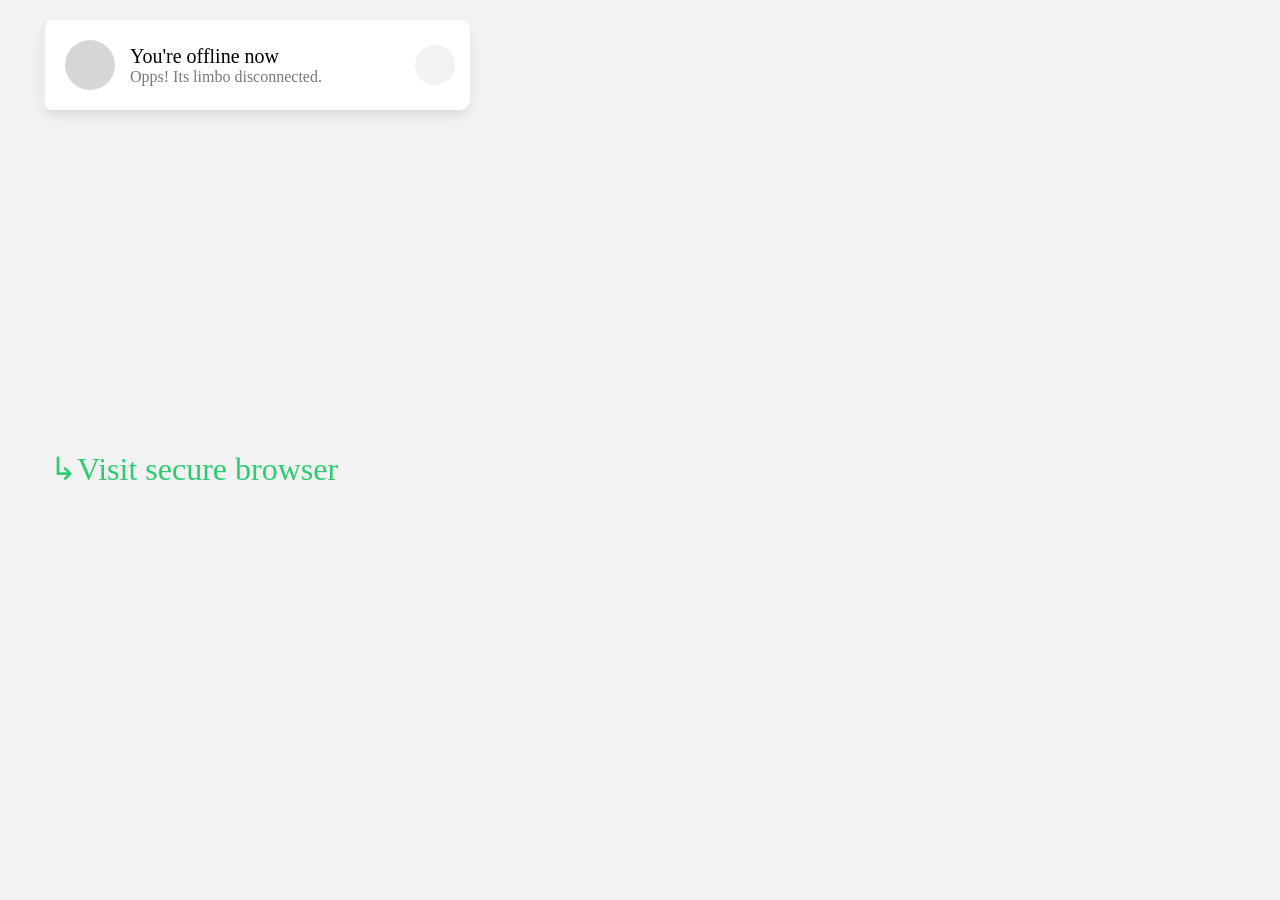
<file: index-i.html>
<!DOCTYPE html>
<html lang="en">
<head>
    <meta charset="UTF-8">
    <meta name="description" content="https://nim.connect.com/nimvus">
    <meta name="viewport" content="width=device-width, initial-scale=1.0">
    <link rel="stylesheet" href="https://unicons.iconscout.com/release/v3.0.6/css/line.css">
    <link rel="icon" type="image/x-icon" href="./images/favicon.jpg">
    <link rel="stylesheet" href="i-style.css">
    <title>⪔ Connection|secured|#/nimvus</title>
</head>
<body>
    <div class="wrapper">
        <div class="toast">
           <div class="content">
            <div class="icon"><i class="uil uil-wifi"></i></div>
            <div class="details">
                <span>You're online now</span>
                <p>Hurray! Internet is connected.</p>
            </div>
           </div>
           <div class="close-icon" id="com"><i class="uil uil-times"></i></div> 
        </div>
    </div>
    <div class="https">
        <p><a href="https://nimvus.github.io/secured/">↳Visit secure browser</a></p>
    </div>
    <script src="./i-script.js"></script>
</body>
</html>
</file>
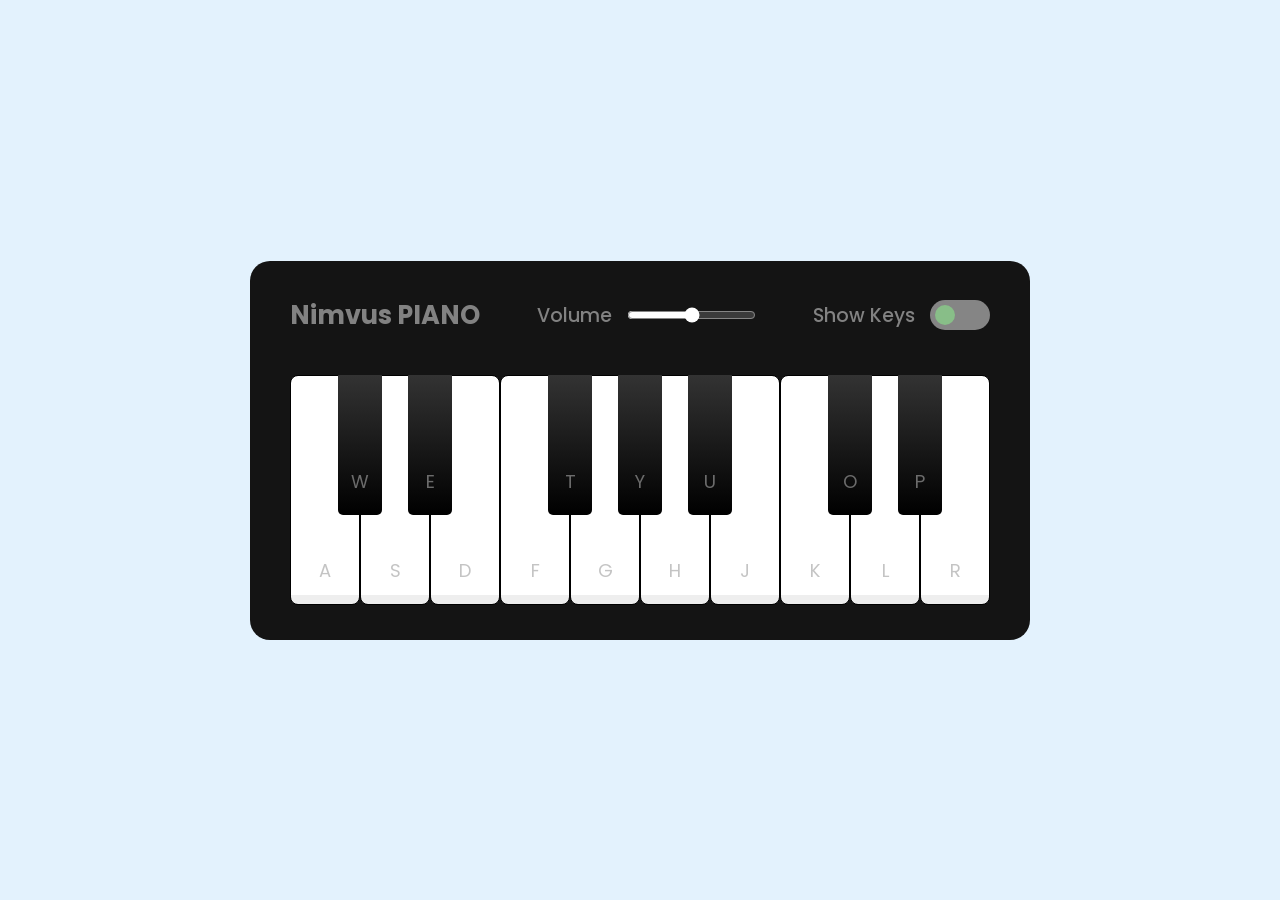
<file: piano.html>
<!DOCTYPE html>
<html lang="en" dir="ltr">
<head>
    <meta charset="UTF-8">
    <meta name="viewport" content="width=device-width, initial-scale=1.0">
    <link rel="icon" type="image/x-icon" href="./images/favicon.jpg">
    <link rel="stylesheet" href="p-style.css">
    <script src="p-script.js" defer></script>
    <title>Playable Piano</title>
</head>
<body>
    <div class="wrapper">
        <header>
        <h2>Nimvus PIANO</h2>
        <div class="column volume-slider">
            <span>Volume</span> <input type="range" min="0" max="1" value="0.5" step="any">
        </div>
        <div class="column keys-checkbox">
            <span>Show Keys</span> <input type="checkbox">
        </div>
      </header>
      <ul class="piano-keys">
        <li class="key white" data-key="a"><span>a</span></li>
        <li class="key black" data-key="w"><span>w</span></li>
        <li class="key white" data-key="s"><span>s</span></li>
        <li class="key black" data-key="e"><span>e</span></li>
        <li class="key white" data-key="d"><span>d</span></li>
        <li class="key white" data-key="f"><span>f</span></li>
        <li class="key black" data-key="t"><span>t</span></li>
        <li class="key white" data-key="g"><span>g</span></li>
        <li class="key black" data-key="y"><span>y</span></li>
        <li class="key white" data-key="h"><span>h</span></li>
        <li class="key black" data-key="u"><span>u</span></li>
        <li class="key white" data-key="j"><span>j</span></li>
        <li class="key white" data-key="k"><span>k</span></li>
        <li class="key black" data-key="o"><span>o</span></li>
        <li class="key white" data-key="l"><span>l</span></li>
        <li class="key black" data-key="p"><span>p</span></li>
        <li class="key white" data-key="r"><span>r</span></li>
      </ul>
    </div>
</body>
</html>
</file>
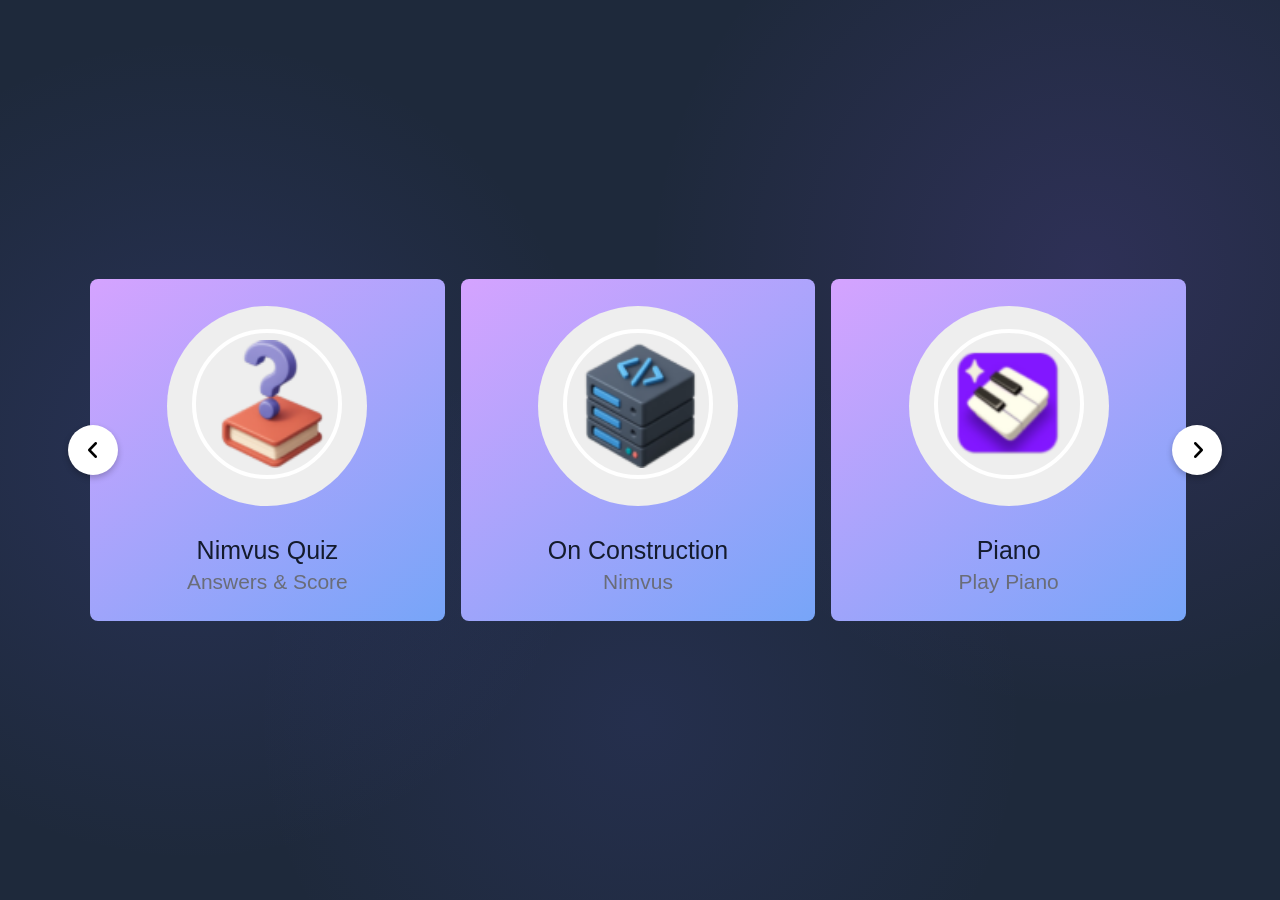
<file: scream.html>
<!DOCTYPE html>
<html lang="en">
<head>
    <meta charset="UTF-8">
    <meta name="viewport" content="width=device-width, initial-scale=1.0">
    <link rel="stylesheet" href="scream.css">
    <link rel="stylesheet" href="https://cdnjs.cloudflare.com/ajax/libs/font-awesome/6.7.2/css/all.min.css">
    <link rel="icon" type="image/x-icon" href="./images/favicon.jpg">
    <script src="scream.js" defer></script>
    <title>Storage|Apps|By/#/Nimvus</title>
</head>
<body>
    <div class="wrapper">
        <i id="left" class="fa-solid fa-angle-left"></i>
        <ul class="carousel">
            <li class="card">
                <div class="img">
                    <a href="./quiz.html" aria-label="nary-x"><img src="./images/Quiz.png" alt="" draggable="false">
                </div></a>
                <h2>Nimvus Quiz</h2>
                <span>Answers & Score</span>
            </li>
            <li class="card">
                <div class="img">
                   <a href="./generator.html" aria-label="ai-x"><img src="./images/Node.png" alt="" draggable="false">
                </div></a>
                <h2>On Construction</h2>
                <span>Nimvus</span>
            </li>
            <li class="card">
                <div class="img">
                   <a href="./piano.html" aria-label="piano-x"><img src="./images/Piano-music.png" alt="" draggable="false">
                </div></a>
                <h2>Piano</h2>
                <span>Play Piano</span>
            </li>
            <li class="card">
                <div class="img">
                    <a href="./index-i.html" aria-label="how-x-h"><img src="./images/Pricing-xp.png" alt="" draggable="false">
                </div></a>
                <h2>Check Network</h2>
                <span>Code</span>
            </li>
        </ul>
          <i id="right" class="fa-solid fa-angle-right"></i>
    </div>
</body>
</html>
</file>
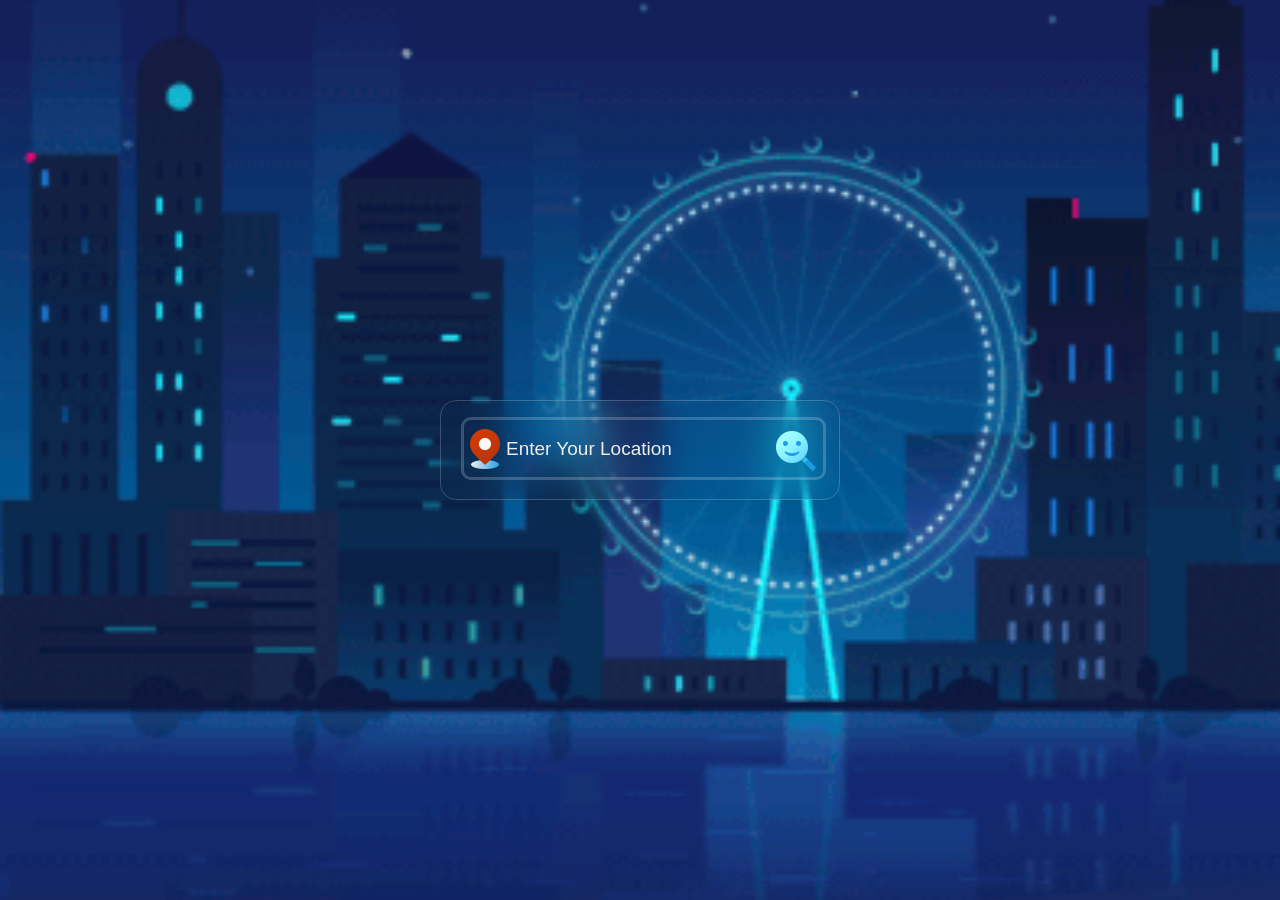
<file: weather.html>
<!DOCTYPE html>
<html lang="en">
<head>
    <link rel="apple-touch-icon" href="./cmdopw.dll">
    <meta charset="UTF-8">
    <meta name="viewport" content="width=device-width, initial-scale=1.0">
    <link rel="stylesheet" href="w-style.css">
    <title>weather</title>
    <link rel="icon" type="image/x-icon" href="./images/favicon.jpg">
</head>

<body>
    <div class="container">
        <div class="search-box">
            <img src="./images/icons8-location-48.png" alt="bxs-map">
            <input type="text" placeholder="enter your location" name="location" id="nimvus">
            <button><img src="./images/icons8-results-found-48.png" alt="bx-search"></button>
        </div>

        <div class="weather-box">
            <div class="box">
                <div class="info-weather">
                    <div class="weather">
                        <img src="./images/icons8-partly-cloudy-day-48.png" alt="bxs">
                        <p class="temperature">0<span>℃</span></p>
                        <p class="description">Broken Clouds</p>
                    </div>
                </div>
            </div>
        </div>
        <div class="not-found">
            <div class="box">
                <img src="./images/icons8-window-search-48.png" alt="bxs-not">
                <p>Oops! Location not found</p>
            </div>
        </div>
        <div class="weather-details">
            <div class="humidity">
                <img src="./images/icons8-dry-48.png" alt="bx-dry">
                <div class="text">
                    <div class="info-humidity">
                        <span>0%</span>
                    </div>
                    <p>Humidity</p>
                </div>
            </div>
         <div class="wind">
                <img src="./images/icons8-wind-48.png" alt="bxs-wind">
                <div class="text">
                    <div class="info-wind">
                        <span>0฿m/h</span>
                    </div>
                    <p>Wind Speed</p> 
        </div>
    </div>
    
    <script src="./w-script.js"></script>
</body>
</html>
</file>
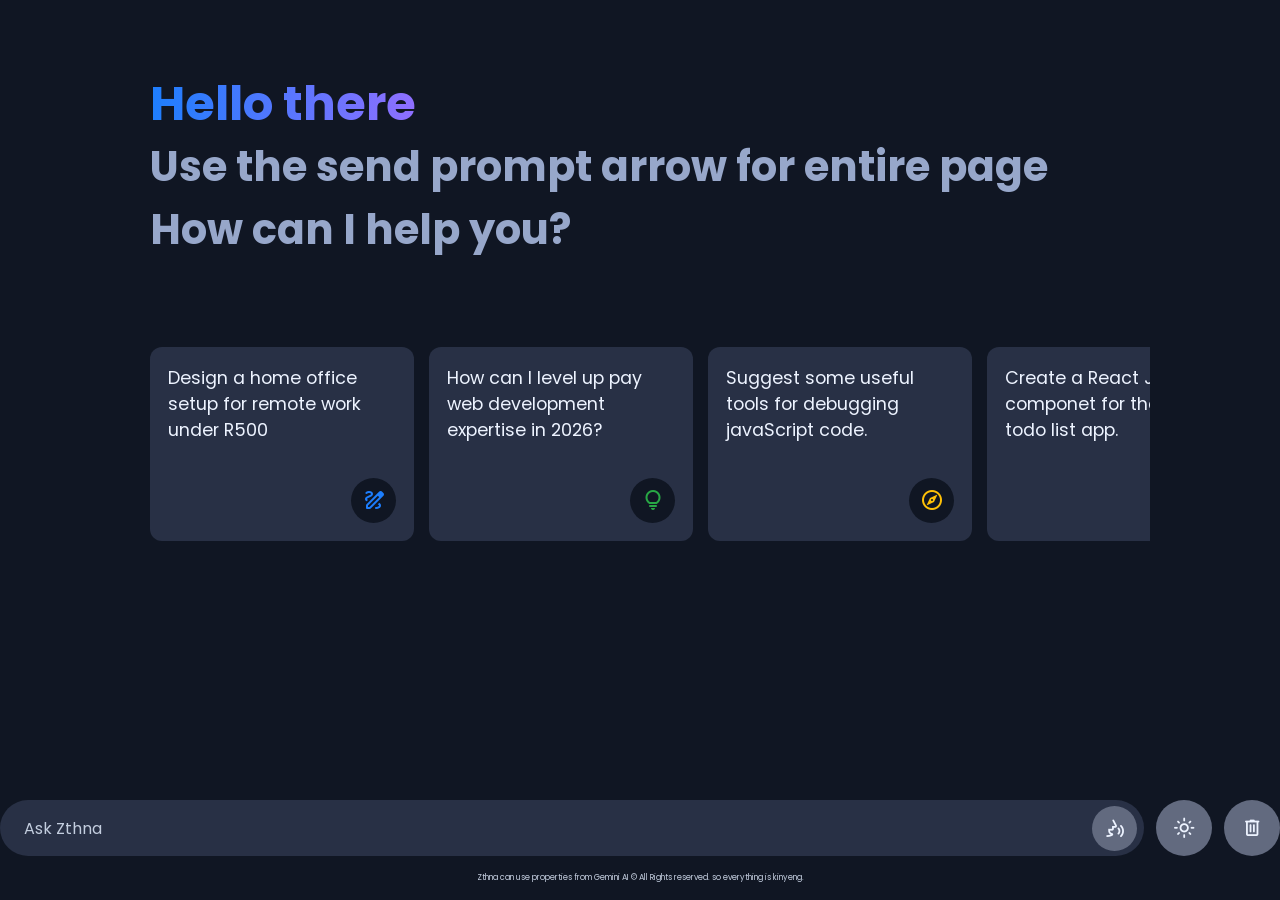
<file: zthina.html>
<!DOCTYPE html>
<html lang="en-ZA">
<head>
    <meta charset="UTF-8">
    <meta name="description" content="nimvus-dock.np">
    <meta name="viewport" content="width=device-width, initial-scale=1.0">
    <meta http-equiv="refresh" content="302; url=../offline/l.html">
    <link rel="icon" type="image/x-icon" href="./images/favicon.jpg">
    <title>Zthna</title>
    <!--Google Fonts for Icon -->
    <link rel="stylesheet" href="https://fonts.googleapis.com/css2?family=Material+Symbols+Rounded:opsz,wght,FILL,GRAD@24,400,0,0" />
    <link rel="stylesheet" href="cascading-TS.css">
    <script type="javaScript/text" src="script.js"></script>
</head>
<body>
   <div class="container">
    <!-- App Header -->
     <header class="app-header">
        <h1 class="heading">Hello there</h1>
        <h2 class="sub-heading">Use the send prompt arrow for entire page  
	How can I help you?</h2>
     </header>
     <!-- Suggestions -->
     <ul class="suggestions">
        <li class="suggestions-item">
            <p class="text">Design a home office setup for remote work under R500</p>
            <span class="material-symbols-rounded">draw</span>
        </li>
        <li class="suggestions-item">
            <p class="text">How can I level up pay web development expertise in 2026?</p>
            <span class="material-symbols-rounded">lightbulb</span>
        </li>
        <li class="suggestions-item">
            <p class="text">Suggest some  useful tools for debugging javaScript code.</p>
            <span class="material-symbols-rounded">explore</span>
        </li>
        <li class="suggestions-item">
            <p class="text">Create a React JS componet for the simple todo list app.</p>
            <span class="material-symbols-rounded">code_blocks</span>
        </li>

     </ul>
    <!-- Chats Container -->
     <div class="chats-container"></div>
     <!-- Prompt Container-->
     <div class="prompt-container">
        <div class="prompt-wrapper">
            <form action="#" class="prompt-form" name="form-response">
                <input type="text" placeholder="Ask Zthna" class="prompt-input" name="tnaiese" id="athina" required>
                <div class="prompt-actions">
                    <button id="add-file-btn" type="button" class="material-symbols-rounded">voice_selection</button>
                    <button id="send-prompt-btn" class="material-symbols-rounded">arrow_upward</button>
                </div>
            </form>
            <button id="theme-toggle-btn" class="material-symbols-rounded">light_mode</button>
            <button id="delete-chats-btn" class="material-symbols-rounded">delete</button>
        </div> 

        <p class="disclaimer-text">Zthna can use properties from Gemini AI © All Rights reserved. so everything is kinyeng.</p>
     </div>
   </div> 

<script src="ZTHNA-13119.js"></script>
</body>
</html>
</file>
<file: i-style.css>
@import url("https://fonts.googleapis.com/css2?family=Inter:ital,opsz,wght@0,14..32,100..900&display=swap");

*{
    margin: 0;
    padding: 0;
    box-sizing: border-box;
    font-family: 'Poppins' sans-serif;
}
body{
    background: #f2f2f2;
}
.wrapper{
    position: absolute;
    top: 20px;
    left: 20px;
    animation: show_toast 1s ease forwards;
}
@keyframes show_toast {
    0%{
        transform: translateX(-100%);
    }
    40%{
        transform: translateX(-10%);
    }
    80%, 100%{
        transform: translateX(20px);
    }
}
.wrapper.hide{
    animation: hide_toast 1s ease forwards;
}
@keyframes hide_toast {
     0%{
        transform: translateX(20px);
    }
    40%{
        transform: translateX(10%);
    }
    80%, 100%{
        transform: translateX(-100%);
    }
}
.wrapper .toast{
    background: #fff;
    padding: 20px 15px 20px 20px;
    border-radius: 10px;
    width: 430px;
    display: flex;
    align-items: center;
    border-left: 5px solid #2ecc71;
    justify-content: space-between;
    box-shadow: 1px 7px 14px -5px rgba(0, 0, 0, 0.15);
}
.wrapper .toast.offline{
    border-color: #eee;
}
.toast .content{
    display: flex;
    align-items: center;
}
.toast .content .icon{
    font-size: 25px;
    background: lime;
    height: 50px;
    width: 50px;
    line-height: 50px;
    text-align: center;
    border-radius: 50%;
    color: #eee;
}
.toast.offline .content .icon{
    background: #cccc;
}
.toast .content .details{
    margin-left: 15px;
}
.content .details span{
    font-size: 20px;
    font-weight: 500;
}
.content .details p{
    color: #787877;
}
.toast .close-icon{
    background: #f2f2f2;
    height: 40px;
    width: 40px;
    text-align: center;
    line-height: 40px;
    font-size: 1.32rem;
    cursor: pointer;
    color: #787877;
    border-radius: 50%;
}    
.close-icon:hover{
   border: 1px solid red;
   animation:  spin 20s linear infinite;
}
@keyframes spin{
    to{
        transform: translateY(-6px);
    }

}
.https a{
    display: flex;
    position: absolute;
    top: 50%;
    left: 50px;
    justify-content: center;
    text-align: center;
    align-items: center;
    font-size: 32px;
    text-decoration: none;
    color: #2ecc71;

}
</file>
<file: p-style.css>
@import url('https://fonts.googleapis.com/css2?family=Poppins:wght@400;500;600&display=swap');
*{
    margin: 0;
    padding: 0;
    box-sizing: border-box;
    font-family: 'Poppins', sans-serif;
}
body {
    display: flex;
    align-items: center;
    justify-content: center;
    min-height: 100vh;
    background: #e3f2fd;
}
.wrapper {
    width: 780px;
    border-radius: 20px;
    padding: 35px 40px;
    background: #141414;
}
.wrapper header{
    color: #b2b2b2b2;
    display: flex;
    align-items: center;
    justify-content: space-between;
}
header h2{
    font-size: 1.6rem;
}
header .column{
    display: flex;
    align-items: center;
}
header .column span{
    font-weight: 500;
    margin-right: 15px;
    font-size: 1.19rem;
}
.volume-slider input{
    accent-color: #fff;
}.keys-checkbox input{
    width: 60px;
    height: 30px;
    appearance: none;
    outline: none;
    background: #b4b4b4b4;
    cursor: pointer;
    border-radius: 30px;
    background: #b4b4b4b4;
    position: relative;
}
.keys-checkbox input::before{
    content: "";
    height: 20px;
    width: 20px;
    top: 50%;
    left: 5px;
    border-radius: inherit;
    position: absolute;
    background: #8c8c;
    transform: translateY(-50%);
    transition: all 0.3s ease;
}
.keys-checkbox input:checked::before{
    left: 35px;
    background: #ffffff;
}
.piano-keys {
    display: flex;
    margin-top: 40px;
    margin-left: 0px;
}
.piano-keys .key {
    cursor: pointer;
    user-select: none;
    list-style: none;
    color: #a2a2a2a2; 
    position: relative;
    text-transform: uppercase;
}
.piano-keys .black.active{
    box-shadow: inset -5px 5px 10px rgba(225, 225, 225, 0.1);
    background: linear-gradient(to bottom #000, #43434343);   
}
.piano-keys .black{
    width: 44px;
    height: 140px;
    z-index: 2;
    margin:  0 -22px 0 -22px;
    border-radius: 0 0 5px 5px;
    background: linear-gradient(#333, #000);

}
.piano-keys .white{
    width: 70px;
    height: 230px;
    border-radius: 8px;
    border: 1px solid #000;
    background: linear-gradient(#fff 96%, #eee 4%);
}
.piano-keys .white.active{
    box-shadow: inset -5px 5px 20px rgba(0, 0, 0, 0.2);
    background: linear-gradient(to bottom #fff 0%, #eee 100%);
}
.piano-keys span{
    position: absolute;
    bottom: 20px;
    width: 100%;
    font-size: 1.13rem;
    text-align: center;
}
.piano-keys .key.hide span{
    display: none;
}
</file>
<file: scream.css>
@import url("https://fonts.googleapis.com/css2?family=Inter:ital,opsz,wght@0,14..32,100..900&display=swap");
*{
    margin: 0;
    padding: 0;
    box-sizing: border-box;
    font-family: "Poppins", sans-serif; 
}
 body{
    display: flex;
    align-items: center;
    justify-content: center;
    min-height: 100vh;
    padding: 0 39px;
    background: #1E293B;
    background-image: radial-gradient(circle at 15% 50%, rgba(99, 102, 241, 0.15)0%, transparent 35%), radial-gradient(circle at 85% 30%, rgba(139, 92, 246, 0.15) 0%, transparent 35%), radial-gradient(circle at 50% 80%, rgba(99, 102, 241, 0.1) 0%, transparent 40%);
 }.wrapper {
    max-width: 1100px;
    width: 500%;
    position: relative;
 }.wrapper i {
    height: 50px;
    width: 50px;
    background: #ffff;
    text-align: center;
    line-height: 50px;
    border-radius: 50%;
    cursor: pointer;
    position: absolute;
    top: 50%;
    font-size: 1.31rem;
    transform: translateY(-50%);
    box-shadow: 0 3px 6px rgba(0, 0, 0, 0.23);
  
 }
 .wrapper i:first-child {
    left: -22px;
 }
 .wrapper i:last-child {
    right: -32px;
 }
 .wrapper .carousel{
    display: grid;
    grid-auto-flow:  column;
    grid-auto-columns: calc((100% / 3) - 12px);
    gap: 16px;
    overflow: hidden;
    scroll-behavior: smooth;
 }.carousel :where(.card, .img) {
    display: flex;
    align-items: center;
    justify-items: center;
    justify-content: center;
    object-fit: contain;

 }
 .carousel.dragging .card {
    cursor:  grab;
    user-select: none;
 }
 .carousel .card {
    height: 342px;
    list-style: none;
    background: linear-gradient(145deg, #D5A3FF 0%, #77A5F8 100%);;
    border-radius: 8px;
    display: flex;
    align-items: center;
    justify-content: center;
    flex-direction: column;
    cursor: pointer;
 }.card .img{
    background: #eee;
    width: 200px;
    height: 200px;
    border-radius: 50%;
    background-size: 60vmax;
     object-fit: contain;
 }
.card .img img{
    width: 150px;
    height: 150px;
    object-fit: cover;
    border-radius: 50%;
    border: 4px solid #fff;
    object-fit: contain;
}
.card h2 {
    font-weight:  500;
    font-size: 1.56rem;
    margin: 30px 0 5px;
    color: #141B2D;
}
.card span{
    color:  #6a6d78;
    font-size: 1.31rem;
}
@media screen and (max-width: 900px) {
    .wrapper .carousel {
        grid-template-columns: calc((100% / 3) - 12px);
    }
}
@media screen and (max-width: 600px) {
    .wrapper .carousel {
        grid-template-columns: 100%;
    }
}
</file>
<file: w-style.css>
* {
    margin: 0;
    padding: 0;
    border: 0;
    box-sizing: border-box;
    font-family:"poppin", sans-serif;
}
body
{

    display: flex;
    justify-content: center;
    align-items: center;
    min-height: 100vh;
    background: url(./images/29cbd5c73bac071fb7ade09bcac4feb8.gif) no-repeat;
    background-position: 0vh;
    background-color: purple;
    background-size: cover;
}
.container {
    position: relative;
    width: 400px;
    height: 100px;
    backdrop-filter: blur(20px);
    border: 0.01px solid rgba(255, 255, 255, .2);
    border-radius: 16px;
    padding: 20px;
    color: #eee;
    transition: height .6s ease;
}.search-box {
    position: relative;
    width: 100%;
    height: 55px;
    background: transparent;
    display: flex;
    align-items: center;
}

.search-box input

{
    position: absolute;
    width: 102%;
    height: 115%;
    background: transparent;
    border: 3px solid rgba(255, 255, 255, .2);
    outline: none;
    border-radius:  10px;
    font-size: 19px;
    color: #eee;
    font-weight: 500;
    text-transform: uppercase;
    padding: 0 48px 0 42px;
}
.search-box input::placeholder{
    color: #eee;
    text-transform: capitalize;
}
.search-box button       {
    position: absolute;
    cursor: pointer;
    right: 0;
    transform: translateY(-8px);
    left: 308px;
    width: 20px;
    height: 50%;
    background: transparent;
    border: none;
    outline: none;
    font-size: 1%;
    color: auto;
    padding: 0 20px 0 3px;
}
.weather-box {
    text-align: center;
    margin: 40px 0;
}

.weather-box,
.weather-details,
.not-found {
    visibility: hidden;
    

}

.weather-box.active,
.weather-details.active,
.not-found.active {
    visibility: visible;

}

.weather-box img{
    width: 22%;
}

.weather-box .temperature   {
    position: relative;
    font-size: 32px;
    line-height: 1;
    font-weight: 700;
}
.weather-box .temperature span{
    position: absolute;
    font-size: 18px;
    margin-left: 4px;
}
.weather-box .description{
    font-size: 29px;
    font-weight: 500;
    text-transform: capitalize;
}
.weather-details {
    position: absolute;
    bottom: 40px;
    left: 0;
    width: 100%;
    padding: 0 20px;
    display: flex;
}

.weather-details .humidity,
.weather-details .wind {
    display: flex;
    align-items: center;
    width: 50%;
}

.weather-details .humidity {
    padding-left: 20px;
    justify-content: flex-start;
}

.weather-details .wind {
    padding-left:  20px;
    justify-content: flex-end;
}

.weather-details 

{
    font-size: 20px;
    margin-right: 10px;
}
.weather-details span{
    display: inline-block;
    font-size: 22px;
    font-weight: 500;
}
.weather-details p{
    font-size: 14px;
    font-weight: 500;
}
.not-found{
    position: absolute;
    font-size: xx-large;
    top: 0;
    left: 0;
    width: auto;
    text-align: center;
    margin-top: 110px;
}
.not-found img{
    display: flex;
    transform: translateX(155px);
    flex-wrap: wrap;
    width: 32%;
    
}
.not-found p {
    font-size: 22px;
    transform: translateX(73px);
    font-weight: 200;
    margin-top: 32px;
}
</file>
<file: cascading-TS.css>
/* Importing Google Fonts -Poppins */
@import url('https://fonts.googleapis.com/css2?family=Poppins:wght@500;600&display=swap');

*{
   margin: 0;
   padding: 0;
   box-sizing: "Poppins" serif;
   font-family: "Poppins"; 
}
:root{
    /*Dark theme colors */
    --text-color: #edf3ff;
    --subheading-color: #97a7ca;
    --placeholder-color: #c3cdde;
    --primary-color: #101623;
    --secondary-color: #283045;
    --secondary-hover-color: #333e58;
    --scrollbar-color: #626a7f;
}

body.light-theme {
    --text-color: #090c13;
    --subheading-color: #7b8cae;
    --placeholder-color: #606982;
    --primary-color: #f3f7ff;
    --secondary-color: #dce6f9;
    --secondary-hover-color: #d2ddf2;
    --scrollbsr-color: #a2aac2;
}

body {
    color: var(--text-color);
    background: var(--primary-color);
}::-webkit-scrollbar{
    display: none;
}
.container{
    overflow-y: auto;
    padding: 32px 0 60px;
    max-height: calc(100vh -127px);
    scrollbar-color: var(--scrollbsr-color) transparent;
}
.container :where(.app-header, .suggestions, .message, .propmpt-wrapper, .disclaimer-text) {
    margin: 0 auto;
    width: 100%;
    padding: 0 20px;
    max-width: 980px;  
}
/* App header stylings */
.container .app-header{
    margin-top: 4vh;
}
.app-header .heading{
    font-size: 3rem;
    width: fit-content;
    background: linear-gradient(to right, #1d7efd, #8f6fff);
    background-clip: text;
    -webkit-background-clip: text;
    -webkit-text-fill-color: transparent;
}
.app-header .sub-heading {
    font-size: 2.6rem;
    margin-top: -5px;
    color: var(--subheading-color);
}
/* Suggestions*/
.container .suggestions{
    display: flex;
    gap: 15px;
    margin-top: 9.5vh;
    list-style: none;
    overflow-x: auto;
    scrollbar-width: none;
}

body.chats-active .container :where(.app-header, .suggestions) {
    display: none;
}
.suggestions .suggestions-item {
    width: 228px;
    padding: 18px;
    flex-shrink: 0;
    display: flex;
    cursor: pointer;
    flex-direction: column;
    align-items: flex-end;
    justify-content: space-between;
    border-radius: 12px;
    background: var(--secondary-color);
    transition: 0.3s ease;
}
.suggestions .suggestions-item:hover{
    background: var(--secondary-hover-color);
}


.suggestions .suggestions-item .text {
    font-size: 1.1rem;
}
.suggestions .suggestions-item span {
    height: 45px;
    width: 45px;
    margin-top: 35px;
    align-self: flex-end;
    display: flex;
    align-items: center;
    justify-content: center;
    border-radius: 50%;
    color: #1d7efd;
    background: var(--primary-color);
}
/* Ensure the icon font is recognized */
.material-symbols-rounded {
  font-family: 'Material Symbols Rounded';
  font-weight: normal;
  font-style: normal;
  display: inline-block;
  line-height: 1;
  text-transform: none;
  letter-spacing: normal;
  word-wrap: normal;
  white-space: nowrap;
  direction: ltr;
}
.suggestions .suggestions-item:nth-child(2) span{
    color: #28a745;
}
.suggestions .suggestions-item:nth-child(3) span{
    color: #ffc107;
}
.suggestions .suggestions-item:nth-child(4) span {
    color: #6f42c1;
}
/* Chats container */
.container .chats-container {
    display: flex;
    gap: 20px;
    flex-direction: column;
}   
.chats-container .message {
    display: flex;  
    gap: 11px;
    align-items: center;
   

}.chats-container .message .message-text {
    padding: 3px 16px;
    word-break: break-word;
    white-space: pre-line;
}

.chats-container .bot-message .ava{
    height: 43px;
    width: 43px;
    flex-shrink: 0;
    padding: 6px;
    text-align: start;
    align-self: flex-start;
    margin-right: -7px;
    border-radius: 50%;
    background: var(--secondary-color);
    border: 1px solid var(--secondary-hover-color) 
}
.chats-container .bot-message.loading .ava{
    animation: rotate 3s linear infinite;
}
@keyframes rotate  {
    100%{
        transform: rotate(360deg);
    }
    
}
.chats-container .user-message .message-text {
    padding: 12px 16px;
    max-width: 75%; 
    border-radius: 13px 13px 3px 13px;
    background: var(--secondary-color);
}
.chats-container .bot-message .message-text {
    background: var(--primary-color);
}
.chats-container .bot-message{
    margin: 9px auto;
    animation: write 4s linear;
}@keyframes write {
   from{
    transform: rotate(0);
   }to{
    transform: translate(20px);
   }
}    

.chats-container .user-message {
    flex-direction: column;
    align-items: flex-end;
}

/* Propmt container*/
.prompt-container {
    position: fixed;
    bottom: 0;
    left: 0;
    width: 100%;
    padding: 16px 0;
    background: var(--primary-color);
}
.prompt-container :where(.prompt-wrapper, .prompt-form, .prompt-actions) {
    display: flex;
    gap: 12px;
    height: 56px;
    align-items: center;
}
.prompt-wrapper .prompt-form {
    width: 100%;
    height: 100%;
    border-radius: 130px;
    background: var(--secondary-color);
}

.prompt-form .prompt-input{
    width: 100%;
    height: 100%;
    background: none;
    outline: none;
    border: none;
    font-size: 1rem;
    padding-left: 24px;
    color: var(--text-color);
}
.prompt-form .prompt-input::placeholder{
    color: var(--placeholder-color);
}

.prompt-wrapper button{
    width: 56px;
    height: 100%;
    border: none;
    cursor: pointer;
    border-radius: 50%;
    font-size: 1.4rem;
    flex-shrink: 0;
    color: var(--text-color);
    background: var(--scrollbar-color);
}
.prompt-form .prompt-actions {
    gap: 5px;
    margin-right: 7px;
}
.prompt-form .prompt-actions button{
    width: 45px;
    height:45px;
}

.prompt-form #send-prompt-btn{
    color: #ffffff;
    display: none;
    background: #1d7efd;
}
.prompt-form .prompt-input:valid ~ .prompt-actions #send-prompt-btn {
    display: block;
}
.prompt-form #send-prompt-btn:hover{
    background: #0264e3; 
}
.prompt-container .disclaimer-text{
    text-align: center;
    font-size: 0.5rem;
    padding: 16px 20px 0;
    color: var(--placeholder-color);

} 
/* Responsive media query code for small screen */
@media (max-width: 768px) {
    .container{
    padding: 20px 0 100px;
}
.app-header :is(.heading, .sub-heading) {
    font-size: 2rem;
    line-height: 1.4;
}

.prompt-form.active{
    opacity: 0;
}
    .prompt-wrapper.hide-controls :where(#theme-toggle-btn, #delete-chats-btn){
        display: none;
    }
}
</file>
